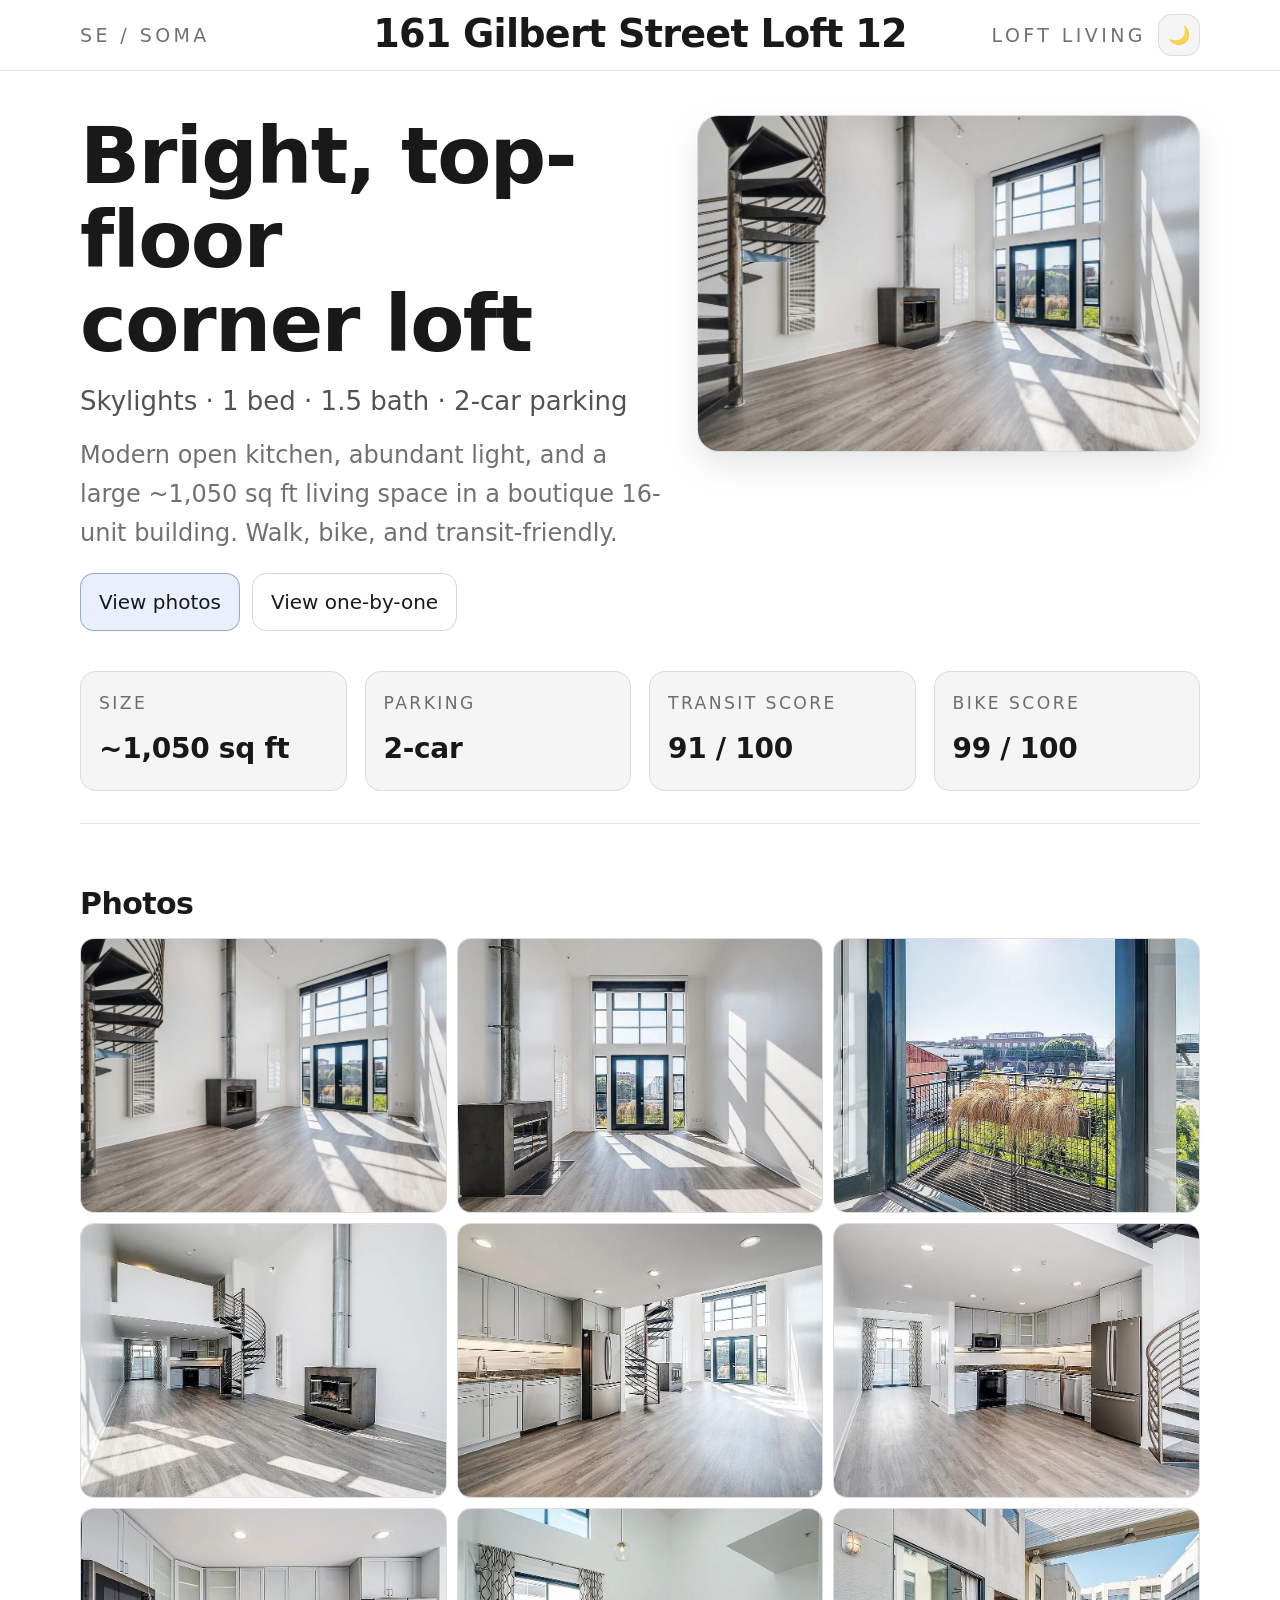
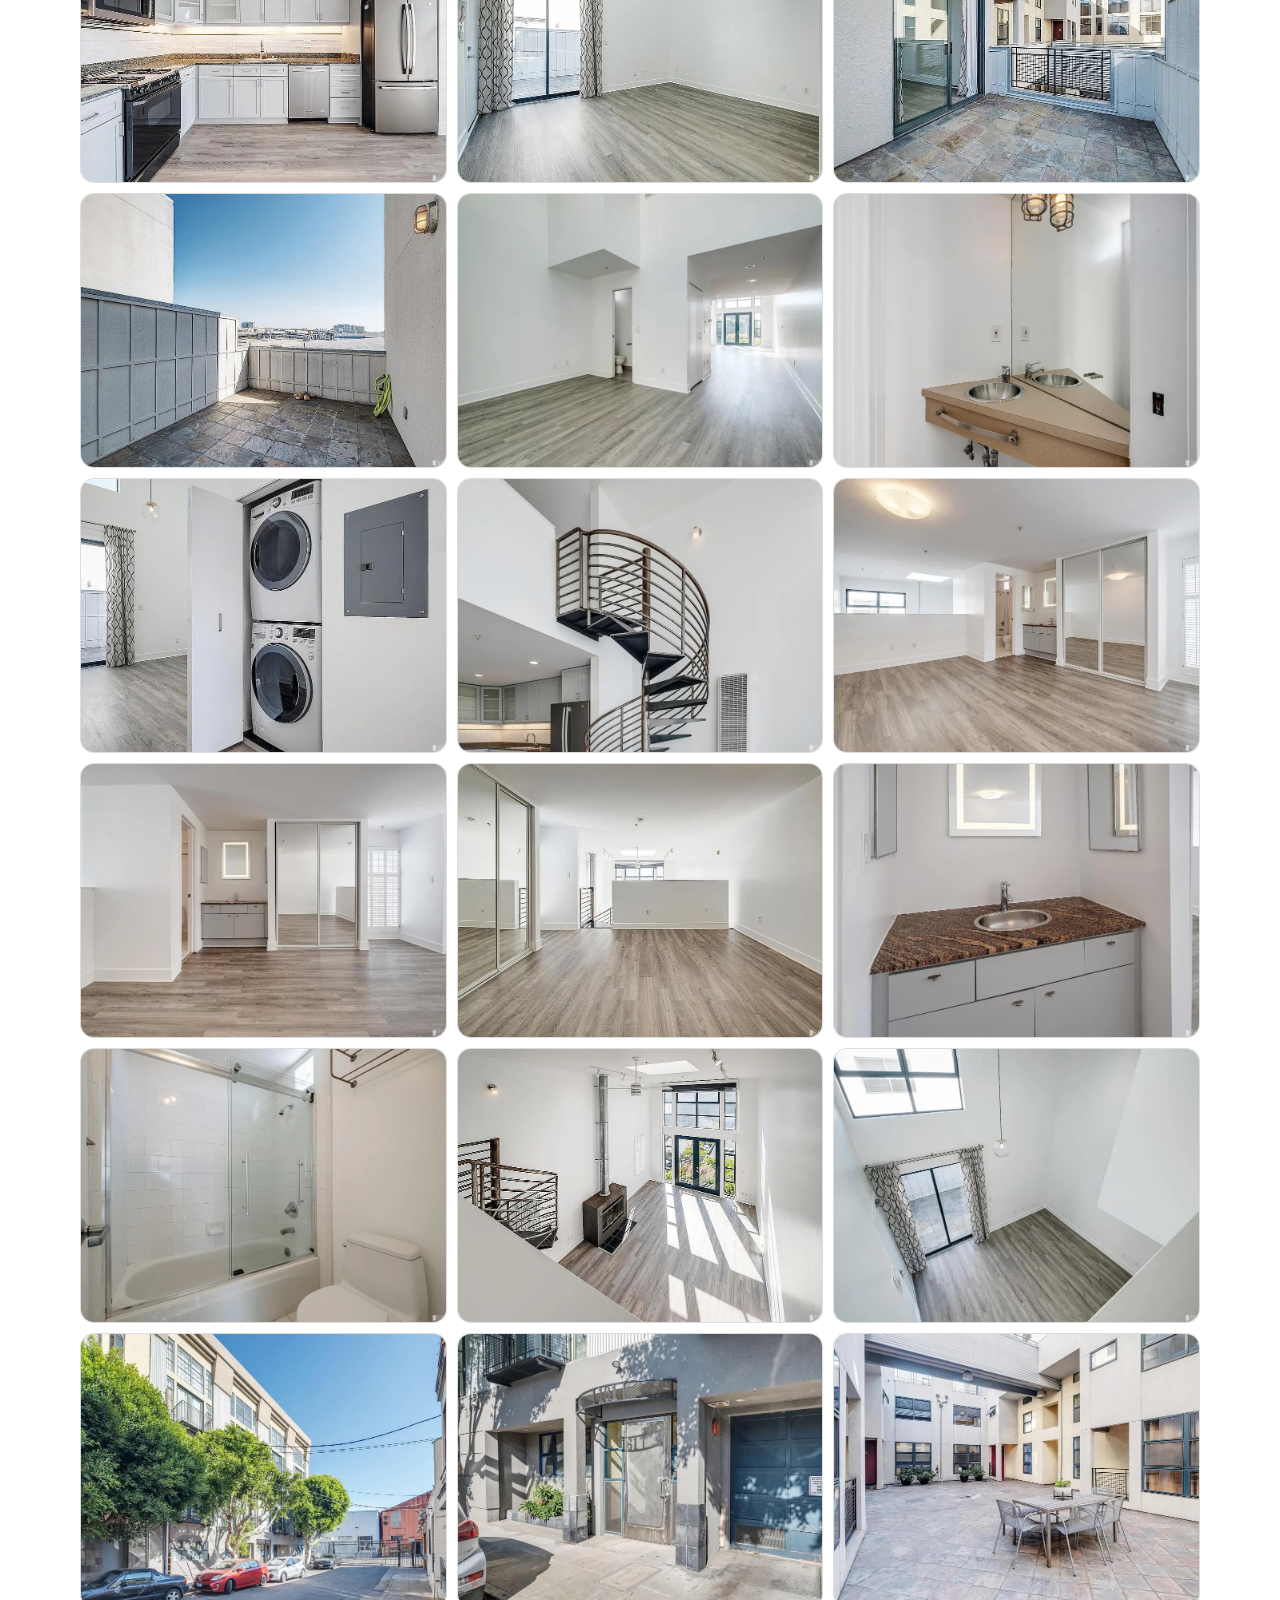
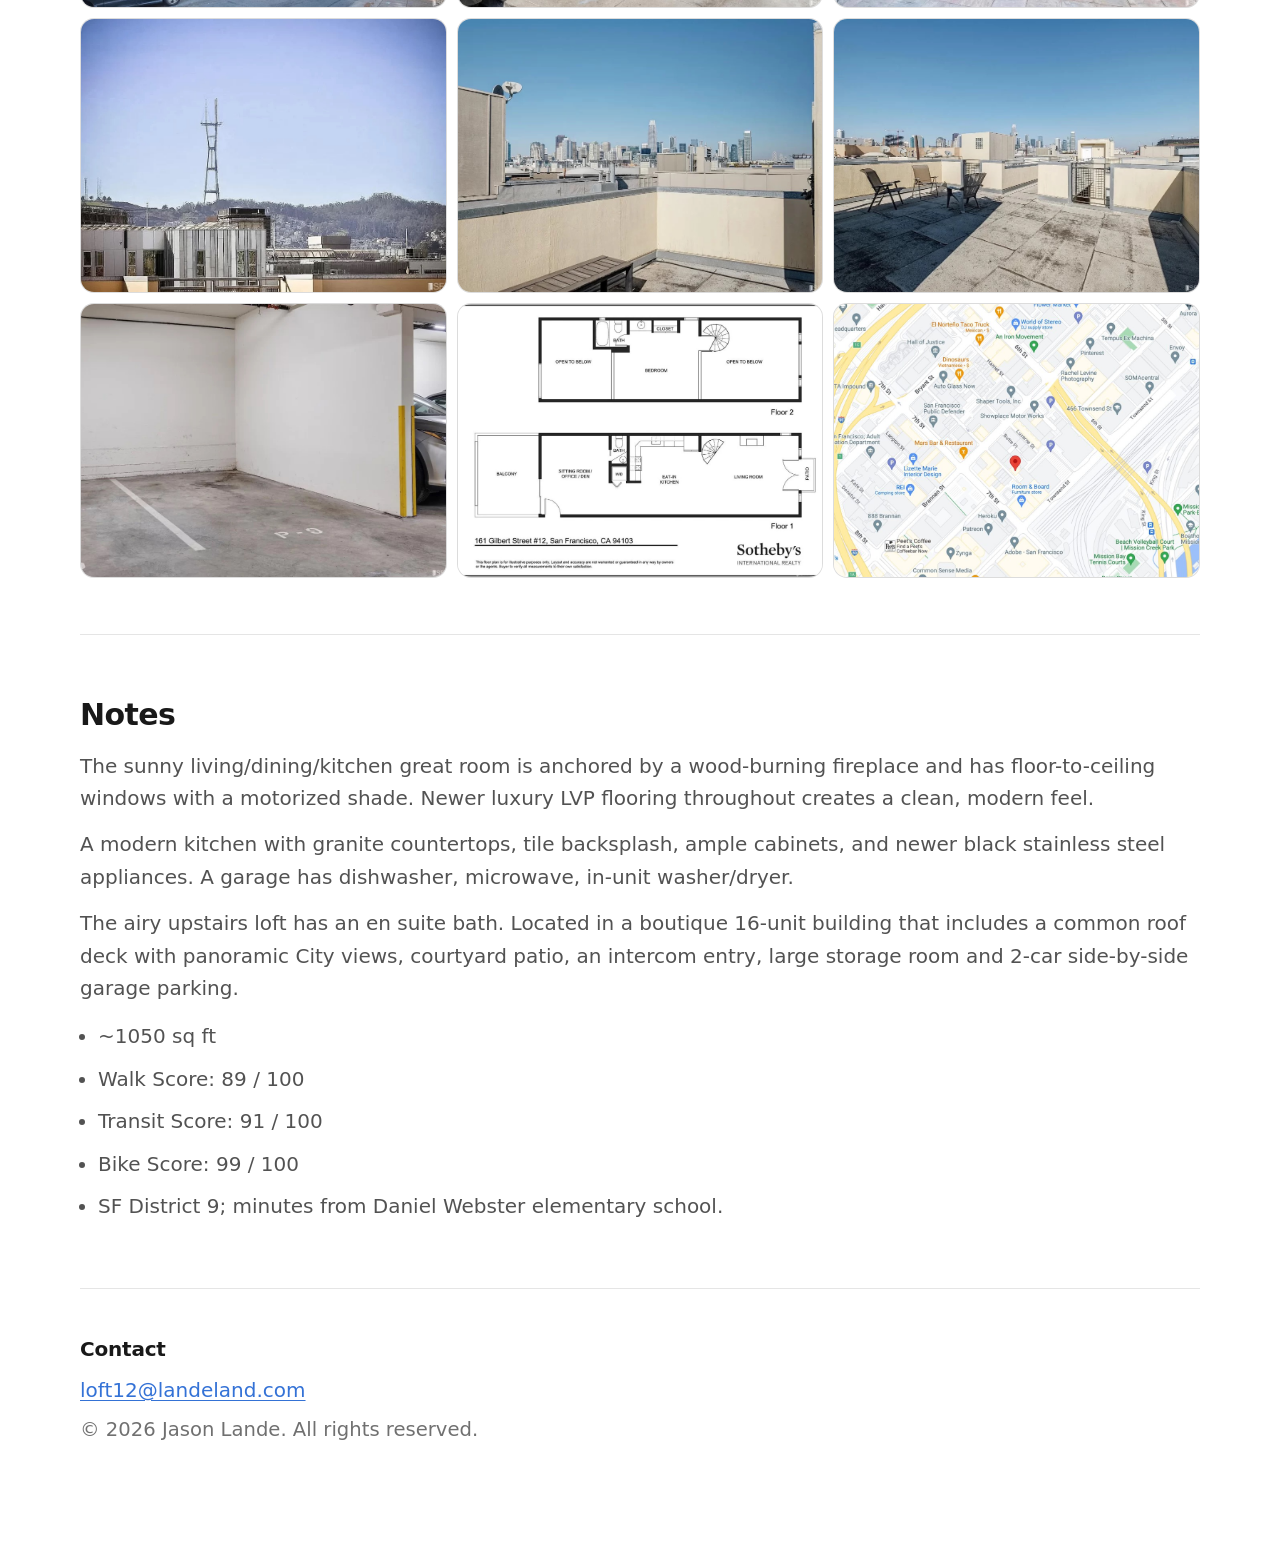
<file: index.html>
<!doctype html>
<html lang="en" data-theme="dark">
<head>
  <meta charset="utf-8" />
  <meta name="viewport" content="width=device-width, initial-scale=1" />

  <title>161 Gilbert Street Loft 12</title>
  <meta name="description" content="Bright, top-floor corner loft in SE/SOMA. Skylights, 1 bed, 1.5 bath, 2-car parking." />

  <link rel="stylesheet" href="styles.css" />
</head>

<body class="motion">
  <!-- Header -->
  <header class="site-header">
    <div class="header-inner">
      <div class="header-left">SE / SOMA</div>

      <div class="header-center">
        <span class="header-title">161 Gilbert Street Loft 12</span>
      </div>

      <div class="header-right">
        <span class="header-kicker">LOFT LIVING</span>

<button class="theme-toggle" id="themeToggle" aria-label="Toggle light/dark mode">
  <span class="icon-sun">☀</span>
  <span class="icon-moon">🌙</span>
</button>

      </div>
    </div>
  </header>

  <main class="wrap">
    <!-- Hero -->
    <section class="hero">
      <div class="hero-grid">
        <!-- Left -->
        <div class="hero-copy">
          <h1>Bright, top-floor<br/>corner loft</h1>

          <div class="hero-subhead">
            Skylights · 1 bed · 1.5 bath · 2-car parking
          </div>

          <p class="hero-lede">
            Modern open kitchen, abundant light, and a large ~1,050 sq ft living space in a boutique 16-unit building.
            Walk, bike, and transit-friendly.
          </p>

          <div class="hero-actions">
            <a class="btn primary" href="#photos">View photos</a>
            <a class="btn" href="one-by-one.html">View one-by-one</a>
          </div>
        </div>

        <!-- Right -->
        <div class="hero-media">
          <img src="images/photo1.jpeg" alt="Main living area with skylights and fireplace" />
        </div>

        <!-- FULL-WIDTH stats row (spans under copy + photo) -->
        <div class="hero-stats">
          <div class="stat">
            <div class="stat-label">Size</div>
            <div class="stat-value">~1,050 sq ft</div>
          </div>

          <div class="stat">
            <div class="stat-label">Parking</div>
            <div class="stat-value">2-car</div>
          </div>

          <div class="stat">
            <div class="stat-label">Transit score</div>
            <div class="stat-value">91 / 100</div>
          </div>

          <div class="stat">
            <div class="stat-label">Bike score</div>
            <div class="stat-value">99 / 100</div>
          </div>
        </div>
      </div>
    </section>

    <!-- Photos -->
    <section class="section" id="photos">
      <h2>Photos</h2>

      <div class="grid" id="photoGrid">
        <!-- populated by JS -->
        <noscript>
          <!-- Fallback: minimal set if JS disabled -->
          <a class="tile" href="one-by-one.html"><img src="images/photo1.jpeg" alt="Photo 1" loading="lazy"></a>
        </noscript>
      </div>
    </section>

    <!-- Notes -->
    <section class="section notes" id="notes">
      <h2>Notes</h2>
      <p>
        The sunny living/dining/kitchen great room is anchored by a wood-burning fireplace and has floor-to-ceiling windows with a motorized shade.
        Newer luxury LVP flooring throughout creates a clean, modern feel.
      </p>
      <p>
        A modern kitchen with granite countertops, tile backsplash, ample cabinets, and newer black stainless steel appliances.
        A garage has dishwasher, microwave, in-unit washer/dryer.
      </p>
      <p>
        The airy upstairs loft has an en suite bath. Located in a boutique 16-unit building that includes a common roof deck with panoramic City views,
        courtyard patio, an intercom entry, large storage room and 2-car side-by-side garage parking.
      </p>

      <ul>
        <li>~1050 sq ft</li>
        <li>Walk Score: 89 / 100</li>
        <li>Transit Score: 91 / 100</li>
        <li>Bike Score: 99 / 100</li>
        <li>SF District 9; minutes from Daniel Webster elementary school.</li>
      </ul>
    </section>

    <!-- Footer -->
    <footer class="footer">
      <div class="footer-inner">
        <div class="footer-title">Contact</div>
        <a class="footer-email" href="mailto:loft12@landeland.com">loft12@landeland.com</a>
        <div class="footer-note">© <span id="year"></span> Jason Lande. All rights reserved.</div>
      </div>
    </footer>
  </main>

  <script>
    (function () {
      /* =========================
         Theme toggle
      ========================== */
      const key = "loft12_theme";
      const btn = document.getElementById("themeToggle");
      const saved = localStorage.getItem(key);

      function apply(theme) {
        document.documentElement.setAttribute("data-theme", theme);
        localStorage.setItem(key, theme);
      }

      if (!saved) {
        const prefersDark = window.matchMedia && window.matchMedia("(prefers-color-scheme: dark)").matches;
        document.documentElement.setAttribute("data-theme", prefersDark ? "dark" : "light");
      } else {
        document.documentElement.setAttribute("data-theme", saved);
      }

      if (btn) {
        btn.addEventListener("click", () => {
          const current = document.documentElement.getAttribute("data-theme") || "dark";
          apply(current === "dark" ? "light" : "dark");
        });
      }

      /* =========================
         Footer year
      ========================== */
      const y = document.getElementById("year");
      if (y) y.textContent = new Date().getFullYear();

      /* =========================
         Photo grid builder (1..30)
         Uses images/photo#.jpeg
      ========================== */
      const TOTAL = 30;
      const grid = document.getElementById("photoGrid");
      if (grid) {
        const frag = document.createDocumentFragment();

        for (let i = 1; i <= TOTAL; i++) {
          const a = document.createElement("a");
          a.className = "tile";
          a.href = `one-by-one.html#photo${i}`;

          const img = document.createElement("img");
          img.src = `images/photo${i}.jpeg`;
          img.alt = `Photo ${i}`;
          img.loading = "lazy";

          // If a given image is missing, hide that tile (so the grid doesn't look broken)
          img.addEventListener("error", () => {
            a.style.display = "none";
          });

          a.appendChild(img);
          frag.appendChild(a);
        }

        grid.appendChild(frag);
      }
    })();
  </script>
</body>
</html>
</file>
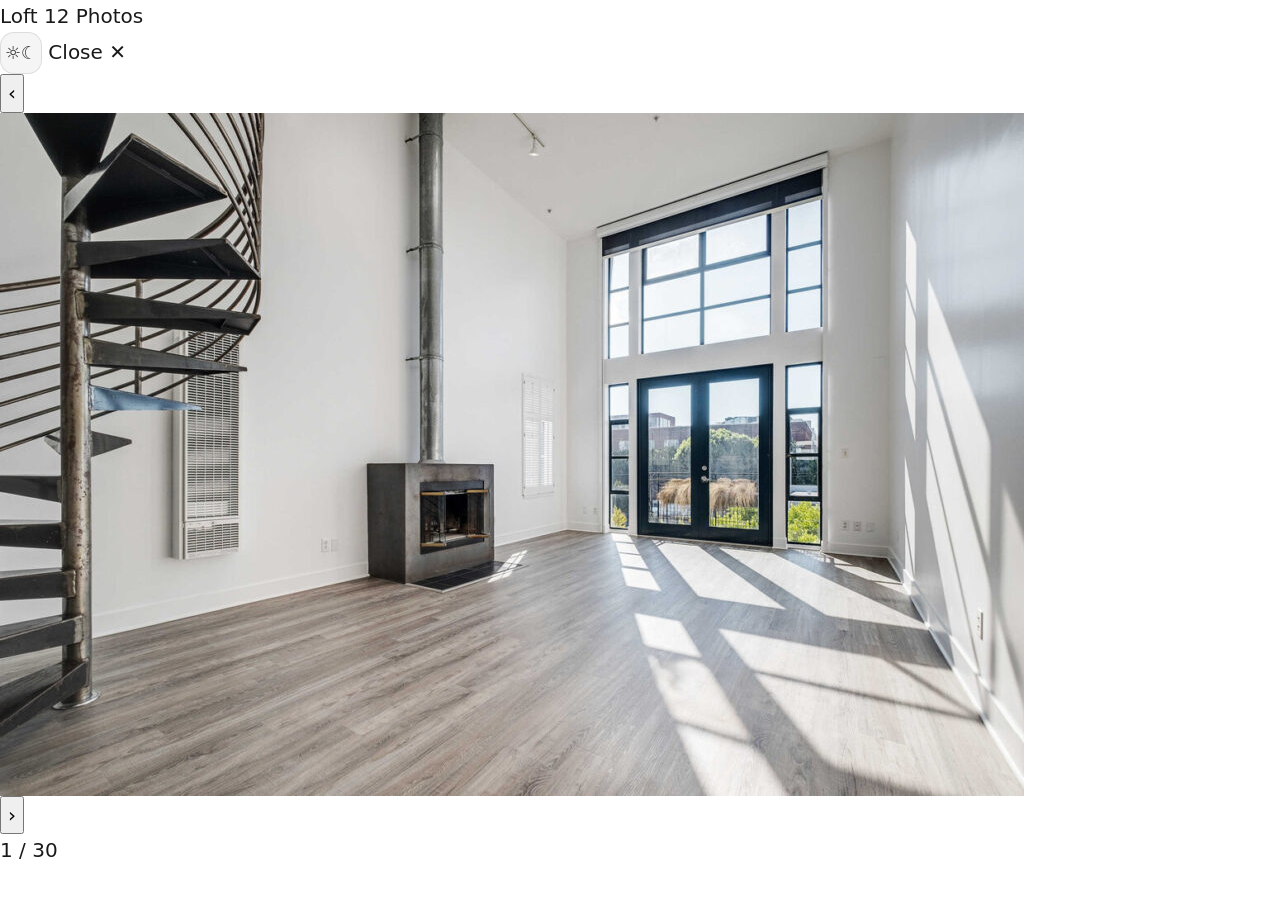
<file: one-by-one.html>
<!doctype html>
<html lang="en">
<head>
  <meta charset="utf-8">
  <meta name="viewport" content="width=device-width, initial-scale=1">
  <title>Loft 12 — Photo Viewer</title>
  <link rel="stylesheet" href="styles.css">
</head>

<body class="motion">

<div class="viewer-wrap">

  <!-- Top Bar -->
  <div class="viewer-topbar">
    <div class="viewer-title">Loft 12 Photos</div>

    <div class="viewer-controls">
      <button id="themeToggle" class="theme-toggle" aria-label="Toggle theme">
        <span class="sun">☼</span>
        <span class="moon">☾</span>
      </button>

      <a href="index.html" class="viewer-close">Close ✕</a>
    </div>
  </div>

  <!-- Image Viewer -->
  <div class="viewer-stage">
    <button class="nav prev" aria-label="Previous photo">‹</button>

    <img id="viewerImage" src="images/photo1.jpeg" alt="Loft photo">

    <button class="nav next" aria-label="Next photo">›</button>
  </div>

  <!-- Caption / Counter -->
  <div class="viewer-caption">
    <span id="photoCounter">1 / 30</span>
  </div>

</div>

<script>
/* ===============================
   PHOTO VIEWER LOGIC
================================= */

const TOTAL = 30; // number of photos
let current = 1;

const img = document.getElementById("viewerImage");
const counter = document.getElementById("photoCounter");

function updateViewer() {
  img.src = `images/photo${current}.jpeg`;
  counter.textContent = `${current} / ${TOTAL}`;
}

// navigation
document.querySelector(".next").onclick = () => {
  current = current === TOTAL ? 1 : current + 1;
  updateViewer();
};

document.querySelector(".prev").onclick = () => {
  current = current === 1 ? TOTAL : current - 1;
  updateViewer();
};

// keyboard navigation
document.addEventListener("keydown", e => {
  if (e.key === "ArrowRight") document.querySelector(".next").click();
  if (e.key === "ArrowLeft") document.querySelector(".prev").click();
});

// swipe navigation (mobile)
let touchStartX = 0;
document.addEventListener("touchstart", e => touchStartX = e.changedTouches[0].screenX);
document.addEventListener("touchend", e => {
  let diff = e.changedTouches[0].screenX - touchStartX;
  if (diff > 50) document.querySelector(".prev").click();
  if (diff < -50) document.querySelector(".next").click();
});

/* ===============================
   THEME TOGGLE (shared)
================================= */

(function () {
  const key = "loft_theme";
  const btn = document.getElementById("themeToggle");
  const saved = localStorage.getItem(key);

  function setTheme(theme) {
    document.documentElement.setAttribute("data-theme", theme);
    localStorage.setItem(key, theme);
  }

  if (!saved) {
    const prefersDark = window.matchMedia("(prefers-color-scheme: dark)").matches;
    document.documentElement.setAttribute("data-theme", prefersDark ? "dark" : "light");
  } else {
    document.documentElement.setAttribute("data-theme", saved);
  }

  btn.addEventListener("click", () => {
    const current = document.documentElement.getAttribute("data-theme") || "dark";
    setTheme(current === "dark" ? "light" : "dark");
  });
})();
</script>

</body>
</html>
</file>
<file: styles.css>
/* =========================================================
   161 Gilbert Street Loft 12 — styles.css
   Larger type, cohesive notes typography, big header title,
   full-width hero stats row, light/dark toggle.
   ========================================================= */

/* ---------- Reset / base ---------- */
*,
*::before,
*::after { box-sizing: border-box; }

html, body { height: 100%; }

body{
  margin: 0;
  font-family: ui-sans-serif, system-ui, -apple-system, Segoe UI, Roboto, Helvetica, Arial,
               "Apple Color Emoji","Segoe UI Emoji";
  -webkit-font-smoothing: antialiased;
  -moz-osx-font-smoothing: grayscale;
  text-rendering: optimizeLegibility;
}

img { max-width: 100%; display: block; }
a { color: inherit; text-decoration: none; }
button { font: inherit; }

/* ---------- Theme tokens ---------- */
:root{
  /* Type scale (intentionally larger) */
  --text-base: clamp(18px, 0.9vw + 15px, 20px);
  --text-lead: clamp(20px, 1.0vw + 16px, 24px);
  --text-h1: clamp(54px, 4.6vw + 20px, 92px);
  --text-h2: clamp(26px, 1.6vw + 18px, 36px);
  --text-h3: clamp(18px, 1.1vw + 14px, 22px);

  --lh-body: 1.62;
  --lh-tight: 1.06;

  --wrap: 1120px;
  --gutter: clamp(18px, 4vw, 52px);

  /* Dark */
  --bg: #0b0f14;
  --text: rgba(255,255,255,.92);
  --muted: rgba(255,255,255,.72);
  --muted-2: rgba(255,255,255,.60);

  --surface: rgba(255,255,255,.04);
  --surface-2: rgba(255,255,255,.03);

  --border: rgba(255,255,255,.11);
  --border-strong: rgba(255,255,255,.18);

  --link: rgba(160,205,255,.95);
  --link-hover: rgba(195,225,255,.98);

  --shadow: 0 16px 42px rgba(0,0,0,.52);
  --shadow-soft: 0 10px 26px rgba(0,0,0,.34);

  --r-xl: 22px;
  --r-lg: 16px;
  --r-md: 12px;

  --ease: cubic-bezier(.2,.8,.2,1);
  --dur: 180ms;
}

/* Light */
:root[data-theme="light"]{
  --bg: #ffffff;
  --text: rgba(0,0,0,.90);
  --muted: rgba(0,0,0,.68);
  --muted-2: rgba(0,0,0,.56);

  --surface: rgba(0,0,0,.04);
  --surface-2: rgba(0,0,0,.03);

  --border: rgba(0,0,0,.10);
  --border-strong: rgba(0,0,0,.16);

  --link: rgba(35,102,210,.92);
  --link-hover: rgba(20,80,190,.98);

  --shadow: 0 14px 34px rgba(0,0,0,.10);
  --shadow-soft: 0 10px 24px rgba(0,0,0,.08);
}

/* ---------- Global typography ---------- */
html { font-size: var(--text-base); }

body{
  background: var(--bg);
  color: var(--text);
  line-height: var(--lh-body);
}

h1, h2, h3{
  margin: 0 0 10px;
  letter-spacing: -0.02em;
}

p{
  margin: 0 0 14px;
  color: var(--muted);
}

ul{
  margin: 14px 0 0;
  padding-left: 18px;
  color: var(--muted);
}

li{ margin: 10px 0; }

/* ---------- Layout ---------- */
.wrap{
  width: min(var(--wrap), calc(100% - (var(--gutter) * 2)));
  margin: 0 auto;
  padding-bottom: 44px;
}

.section{
  padding: 56px 0;
  border-top: 1px solid var(--border);
}

.section:first-of-type{ border-top: none; }

/* ---------- Header ---------- */
.site-header{
  position: sticky;
  top: 0;
  z-index: 40;
  background: color-mix(in srgb, var(--bg) 88%, transparent 12%);
  backdrop-filter: blur(10px);
  -webkit-backdrop-filter: blur(10px);
  border-bottom: 1px solid var(--border);
}

.header-inner{
  width: min(var(--wrap), calc(100% - (var(--gutter) * 2)));
  margin: 0 auto;
  display: grid;
  grid-template-columns: 1fr auto 1fr;
  align-items: center;
  padding: 14px 0;
  gap: 14px;
}

.header-left,
.header-right{
  font-size: 0.95rem;
  letter-spacing: 0.18em;
  text-transform: uppercase;
  color: var(--muted-2);
}

.header-center{
  text-align: center;
}

.header-title{
  font-weight: 700;
  letter-spacing: -0.02em;
  font-size: clamp(22px, 2.2vw + 10px, 40px); /* MUCH larger */
  line-height: 1.05;
  color: var(--text);
}

.header-right{
  display: flex;
  justify-content: flex-end;
  align-items: center;
  gap: 12px;
}

.header-kicker{ white-space: nowrap; }

.theme-toggle {
  display: inline-flex;
  align-items: center;
  justify-content: center;

  width: 42px;
  height: 42px;
  border-radius: 14px;

  background: var(--surface);
  border: 1px solid var(--border);
  cursor: pointer;

  transition: all var(--dur) var(--ease);
}

/* ICONS */
.theme-toggle span {
  font-size: 18px;
  line-height: 1;
  color: var(--text);          /* ensures high contrast */
  opacity: 0.9;
}

/* improve visibility in dark mode */
:root:not([data-theme="light"]) .theme-toggle {
  background: rgba(255,255,255,0.08);
  border-color: rgba(255,255,255,0.18);
}

/* hover state */
.theme-toggle:hover {
  transform: translateY(-1px);
  background: rgba(255,255,255,0.14);
  border-color: rgba(255,255,255,0.30);
}

/* active */
.theme-toggle:active {
  transform: translateY(0);
}

/* show correct icon */
:root[data-theme="light"] .icon-sun { display: none; }
:root[data-theme="light"] .icon-moon { display: inline; }

:root:not([data-theme="light"]) .icon-sun { display: inline; }
:root:not([data-theme="light"]) .icon-moon { display: none; }


/* ---------- Hero ---------- */
.hero{
  padding: 44px 0 32px;
}

.hero-grid{
  display: grid;
  grid-template-columns: 1.08fr 0.92fr;
  gap: 26px;
  align-items: start;
}

.hero-copy h1{
  font-size: var(--text-h1);
  line-height: var(--lh-tight);
  margin-bottom: 14px;
}

.hero-subhead{
  font-size: clamp(20px, 1.1vw + 15px, 26px);
  color: var(--muted);
  margin-bottom: 14px;
}

.hero-lede{
  font-size: var(--text-lead);
  color: var(--muted-2);
  max-width: 62ch;
  margin-bottom: 0;
}

.hero-actions{
  display: flex;
  gap: 12px;
  flex-wrap: wrap;
  margin-top: 20px;
}

.btn{
  display: inline-flex;
  align-items: center;
  justify-content: center;
  padding: 12px 18px;
  border-radius: 14px;
  border: 1px solid var(--border-strong);
  background: transparent;
  color: var(--text);
  cursor: pointer;

  transition: transform var(--dur) var(--ease),
              border-color var(--dur) var(--ease),
              background var(--dur) var(--ease),
              box-shadow var(--dur) var(--ease);
}

.btn:hover{
  transform: translateY(-1px);
  background: var(--surface);
  box-shadow: var(--shadow-soft);
}

.btn:active{ transform: translateY(0px); }

.btn.primary{
  border-color: color-mix(in srgb, var(--link) 42%, var(--border) 58%);
  background: color-mix(in srgb, var(--link) 10%, transparent 90%);
}

.btn.primary:hover{
  border-color: color-mix(in srgb, var(--link) 60%, var(--border) 40%);
  background: color-mix(in srgb, var(--link) 14%, transparent 86%);
}

.hero-media{
  border-radius: var(--r-xl);
  overflow: hidden;
  border: 1px solid var(--border);
  background: var(--surface);
  box-shadow: var(--shadow);
}

.hero-media img{
  width: 100%;
  height: auto;
  display: block;
}

/* FULL-WIDTH stats row */
.hero-stats{
  grid-column: 1 / -1; /* <-- this is the key */
  display: grid;
  grid-template-columns: repeat(4, minmax(0, 1fr));
  gap: 18px;

  margin-top: 8px;   /* tight to hero */
  padding-top: 6px;
}

.stat{
  border: 1px solid var(--border);
  border-radius: var(--r-lg);
  background: var(--surface);
  padding: 18px 18px;
}

.stat-label{
  text-transform: uppercase;
  letter-spacing: 0.14em;
  font-size: 0.86rem;
  color: var(--muted-2);
  margin-bottom: 8px;
}

.stat-value{
  font-size: clamp(20px, 1.2vw + 14px, 28px);
  font-weight: 700;
  letter-spacing: -0.01em;
  color: var(--text);
}

/* ---------- Photos grid ---------- */
.grid{
  display: grid;
  grid-template-columns: repeat(3, minmax(0, 1fr));
  gap: 10px;
}

.tile{
  border-radius: 14px;
  overflow: hidden;
  border: 1px solid var(--border);
  background: var(--surface);
  transition: transform var(--dur) var(--ease),
              border-color var(--dur) var(--ease),
              box-shadow var(--dur) var(--ease);

  /* NEW: consistent thumbnail shape */
  aspect-ratio: 4 / 3;
}

.tile:hover{
  transform: translateY(-2px);
  border-color: var(--border-strong);
  box-shadow: var(--shadow-soft);
}

.tile img{
  width: 100%;
  height: 100%;
  object-fit: cover;
  display: block;
}


/* ---------- Notes (match global typography) ---------- */
.notes p,
.notes li{
  font-size: 1rem;          /* same base size */
  line-height: var(--lh-body);
}

.notes ul{
  margin-top: 16px;
}

/* ---------- Footer ---------- */
.footer{
  border-top: 1px solid var(--border);
  padding: 44px 0 58px;
}

.footer-inner{
  display: grid;
  gap: 8px;
}

.footer-title{
  font-weight: 700;
  letter-spacing: -0.01em;
  color: var(--text);
}

.footer-email{
  color: var(--link);
  text-decoration: underline;
  text-underline-offset: 3px;
  text-decoration-thickness: 1px;
  width: fit-content;
}

.footer-email:hover{ color: var(--link-hover); }

.footer-note{
  color: var(--muted-2);
  font-size: 0.98rem;
}

/* ---------- Motion ---------- */
@keyframes riseIn{
  from{ opacity: 0; transform: translateY(10px); filter: blur(2px); }
  to  { opacity: 1; transform: translateY(0px); filter: blur(0); }
}

.motion .site-header{ animation: riseIn .40s var(--ease) both; }
.motion .hero{ animation: riseIn .55s var(--ease) both; }
.motion .section{ animation: riseIn .55s var(--ease) both; animation-delay: .06s; }
.motion .footer{ animation: riseIn .55s var(--ease) both; animation-delay: .10s; }

@media (prefers-reduced-motion: reduce){
  * { animation: none !important; transition: none !important; scroll-behavior: auto !important; }
}

/* ---------- Responsive ---------- */
@media (max-width: 980px){
  .hero-grid{
    grid-template-columns: 1fr;
  }

  .hero-media{
    order: 2;
  }

  .hero-stats{
    order: 3;
    grid-template-columns: repeat(2, minmax(0, 1fr));
  }

  .grid{
    grid-template-columns: repeat(2, minmax(0, 1fr));
  }

  .header-inner{
    grid-template-columns: 1fr;
    text-align: left;
    gap: 10px;
  }

  .header-right{
    justify-content: flex-start;
  }

  .header-title{
    text-align: left;
  }
}

@media (max-width: 560px){
  .hero-actions .btn{
    width: 100%;
  }

  .hero-stats{
    grid-template-columns: 1fr;
  }

  .grid{
    grid-template-columns: 1fr;
  }
}
</file>
